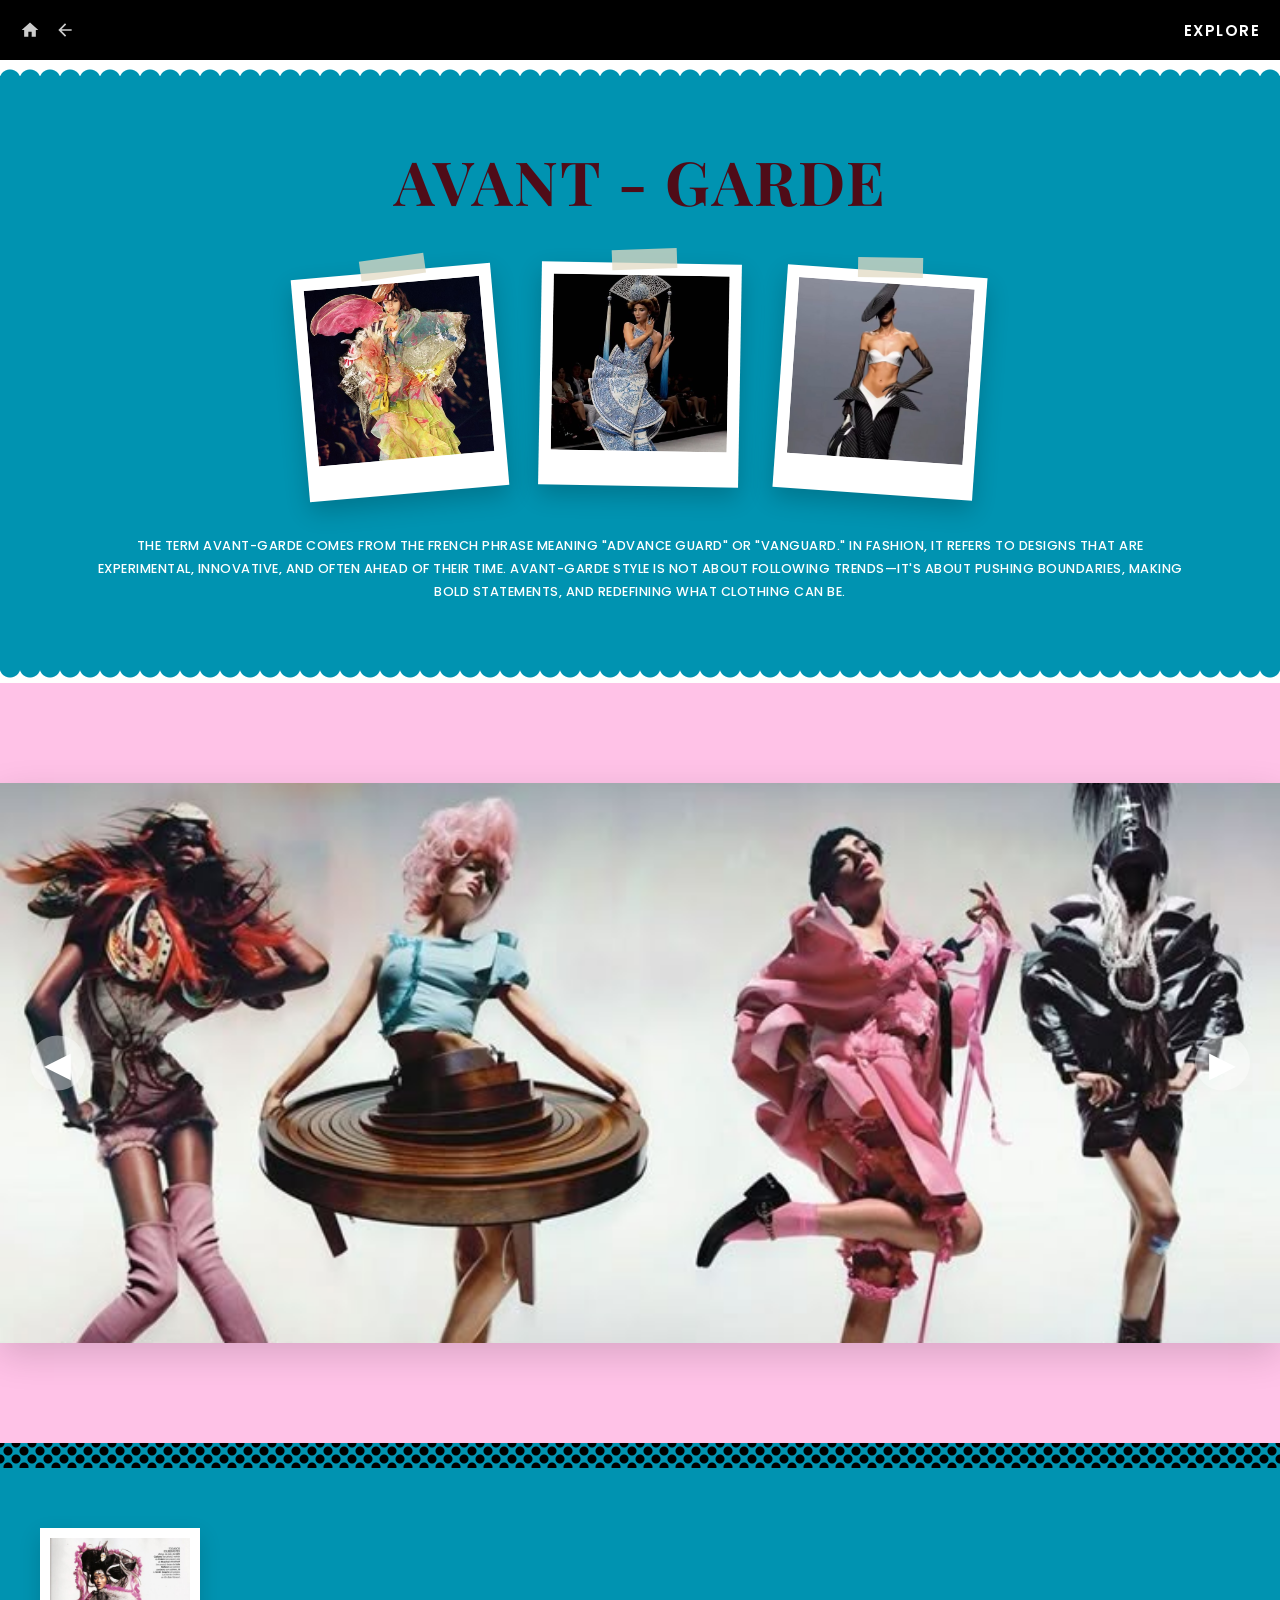
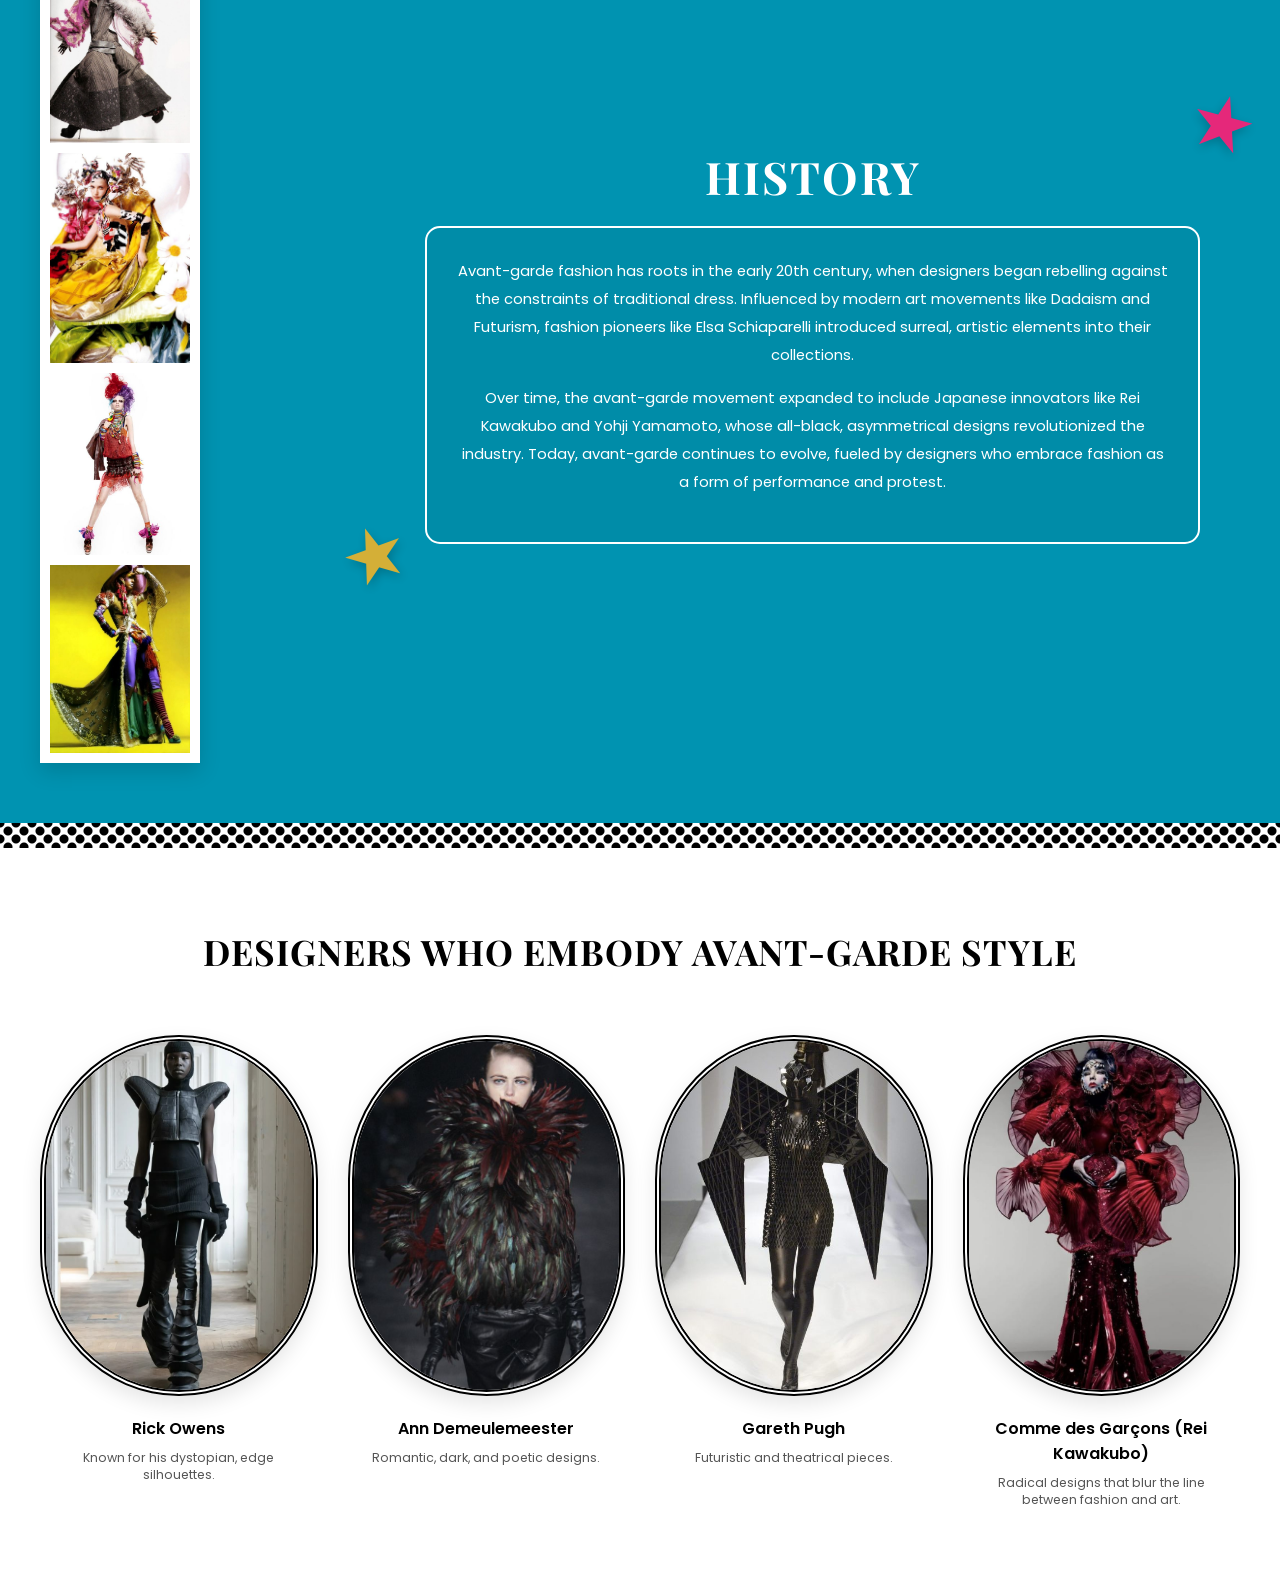
<file: avant-garde.html>
<!DOCTYPE html>
<html lang="en">
<head>
    <meta charset="UTF-8">
    <meta name="viewport" content="width=device-width, initial-scale=1.0">
    <title>Avant-Garde - The World of Fashion</title>
    <link rel="stylesheet" href="avant-garde.css">
    <link href="https://fonts.googleapis.com/css2?family=Playfair+Display:ital,wght@0,700;1,700&family=Poppins:wght@400;500;600&display=swap" rel="stylesheet">
</head>
<body>

    <!-- 1. TOP NAVIGATION BAR -->
    <header class="navbar">
        <div class="nav-container">
            <div class="nav-left">
                <a href="index.html" class="nav-btn" aria-label="Home">
                    <svg viewBox="0 0 24 24" width="20" height="20"><path d="M10 20v-6h4v6h5v-8h3L12 3 2 12h3v8z" fill="#fff"/></svg>
                </a>
                <a href="explore.html" class="nav-btn" aria-label="Back">
                    <svg viewBox="0 0 24 24" width="20" height="20"><path d="M20 11H7.83l5.59-5.59L12 4l-8 8 8 8 1.41-1.41L7.83 13H20v-2z" fill="#fff"/></svg>
                </a>
            </div>
            <a href="explore.html" class="nav-title">EXPLORE</a>
        </div>
    </header>

    <!-- 2. TEAL POLAROID TOP GALLERY -->
    <section class="gallery-top-section">
        <div class="torn-paper-top"></div>
        <h1 class="section-heading">AVANT - GARDE</h1>
        
        <div class="polaroid-row">
            <div class="polaroid-card rot-left">
                <div class="polaroid-img"><img src="pola1.jpg" alt="Avant-Garde Architectural Design"></div>
                <div class="tape"></div>
            </div>
            <div class="polaroid-card rot-straight">
                <div class="polaroid-img"><img src="pola2.jpg" alt="Avant-Garde Runway Segment"></div>
                <div class="tape"></div>
            </div>
            <div class="polaroid-card rot-right">
                <div class="polaroid-img"><img src="pola3.jpg" alt="Avant-Garde Sculptural Design"></div>
                <div class="tape"></div>
            </div>
        </div>

        <p class="intro-caption">
            THE TERM AVANT-GARDE COMES FROM THE FRENCH PHRASE MEANING "ADVANCE GUARD" OR "VANGUARD." IN FASHION, IT REFERS TO DESIGNS THAT ARE EXPERIMENTAL, INNOVATIVE, AND OFTEN AHEAD OF THEIR TIME. AVANT-GARDE STYLE IS NOT ABOUT FOLLOWING TRENDS—IT'S ABOUT PUSHING BOUNDARIES, MAKING BOLD STATEMENTS, AND REDEFINING WHAT CLOTHING CAN BE.
        </p>
        <div class="torn-paper-bottom"></div>
    </section>

    <!-- 3. CENTERED HERO 3-IMAGE SLIDER SECTION -->
    <section class="hero-carousel">
        <div class="carousel-container">
            <div class="carousel-track">
                <!-- Slide 1 (Active by default) -->
                <div class="carousel-slide active">
                    <img src="From The Archives_ Comme Des Garçons In Vogue.jpg" alt="Avant-Garde Look 1" class="carousel-img">
                </div>
                <!-- Slide 2 -->
                <div class="carousel-slide">
                    <img src="Lori Goldstein for Vogue Nippon.jpg" alt="Avant-Garde Look 2" class="carousel-img">
                </div>
                <!-- Slide 3 -->
                <div class="carousel-slide">
                    <img src="2003, “Asia Major” Collection, John Galliano for Dior Couture_ Photo by Tyen.jpg" alt="Avant-Garde Look 3" class="carousel-img">
                </div>
            </div>
            
            <!-- Vertically Centered Controls -->
            <button class="arrow arrow-left" aria-label="Previous Image">&#9664;</button>
            <button class="arrow arrow-right" aria-label="Next Image">&#9654;</button>
        </div>
    </section>

    <!-- 4. LACE DIVIDER & HISTORY TEXT CORNER -->
    <div class="lace-divider-top"></div>
    <section class="history-section-teal">
        <div class="history-teal-container">
            
            <!-- Left Side Stacked Multi-Frame Column -->
            <div class="stacked-images-column">
                <div class="stack-frame"><img src="pola4.jpg" alt="Archival Look 1"></div>
                <div class="stack-frame"><img src="pola5.jpg" alt="Archival Look 2"></div>
                <div class="stack-frame"><img src="pola6.jpg" alt="Archival Look 3"></div>
                <div class="stack-frame"><img src="pola7.jpg" alt="Archival Look 4"></div>
            </div>

            <!-- Styled Ornate Historical Content Frame -->
            <div class="ornate-history-box">
                <!-- Decorative Graphic Stars -->
                <div class="star pink-star">&#9733;</div>
                <div class="star gold-star">&#9733;</div>
                
                <h2 class="history-title-inline">HISTORY</h2>
                <div class="ornate-frame-border">
                    <p>Avant-garde fashion has roots in the early 20th century, when designers began rebelling against the constraints of traditional dress. Influenced by modern art movements like Dadaism and Futurism, fashion pioneers like Elsa Schiaparelli introduced surreal, artistic elements into their collections.</p>
                    <p>Over time, the avant-garde movement expanded to include Japanese innovators like Rei Kawakubo and Yohji Yamamoto, whose all-black, asymmetrical designs revolutionized the industry. Today, avant-garde continues to evolve, fueled by designers who embrace fashion as a form of performance and protest.</p>
                </div>
            </div>
            
        </div>
    </section>
    <div class="lace-divider-bottom"></div>

    <!-- 5. FEATURED DESIGNERS SECTION -->
    <section class="designers-section">
        <h2 class="designers-main-heading">DESIGNERS WHO EMBODY AVANT-GARDE STYLE</h2>
        
        <div class="designers-grid">
            <!-- Designer 1 -->
            <div class="designer-card">
                <div class="circular-oval-frame">
                    <img src="Rick Owens Fall 2024 Ready-to-Wear Collection.jpg" alt="Rick Owens look">
                </div>
                <h3>Rick Owens</h3>
                <p>Known for his dystopian, edge silhouettes.</p>
            </div>
            
            <!-- Designer 2 -->
            <div class="designer-card">
                <div class="circular-oval-frame">
                    <img src="forever - Ann Demeulemeester F_W 2010_11.jpg" alt="Ann Demeulemeester look">
                </div>
                <h3>Ann Demeulemeester</h3>
                <p>Romantic, dark, and poetic designs.</p>
            </div>
            
            <!-- Designer 3 -->
            <div class="designer-card">
                <div class="circular-oval-frame">
                    <img src="Gareth Pugh Spring Summer  2007 Collection.jpg" alt="Gareth Pugh look">
                </div>
                <h3>Gareth Pugh</h3>
                <p>Futuristic and theatrical pieces.</p>
            </div>
            
            <!-- Designer 4 -->
            <div class="designer-card">
                <div class="circular-oval-frame">
                    <img src="download (34).jpg" alt="Comme des Garçons look">
                </div>
                <h3>Comme des Garçons (Rei Kawakubo)</h3>
                <p>Radical designs that blur the line between fashion and art.</p>
            </div>
        </div>
    </section>

    <!-- External Slider Script -->
    <script src="slider.js"></script>
</body>
</html>
</file>
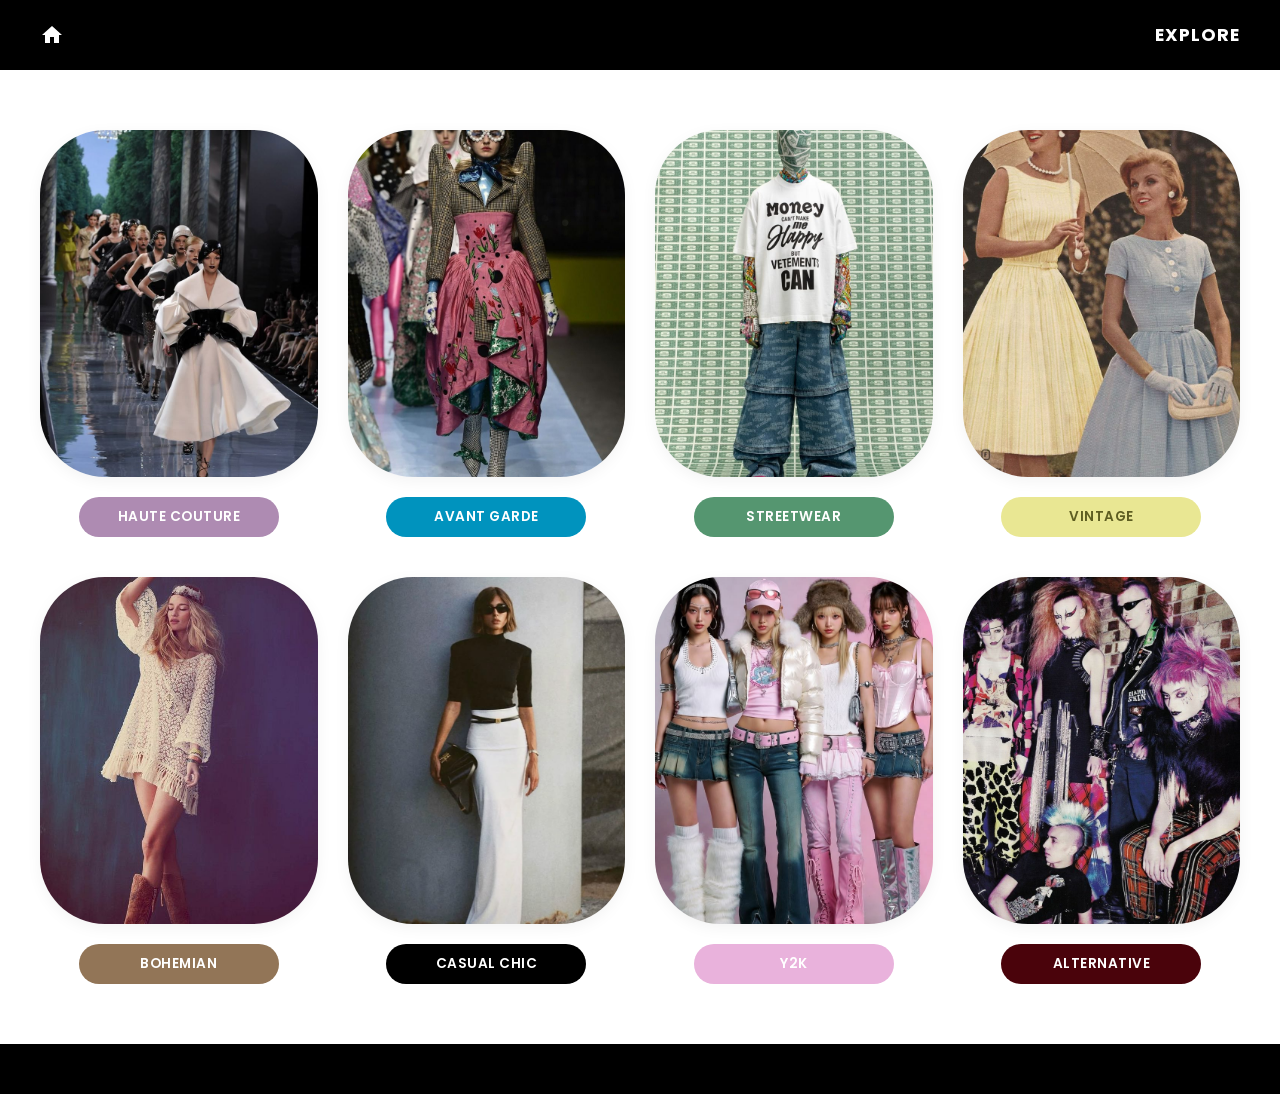
<file: explore.html>
<!DOCTYPE html>
<html lang="en">
<head>
    <meta charset="UTF-8">
    <meta name="viewport" content="width=device-width, initial-scale=1.0">
    <title>Explore Fashion Styles</title>
    <link rel="stylesheet" href="explore.css">
    <!-- Google Fonts for clean typography -->
    <link href="https://fonts.googleapis.com/css2?family=Poppins:wght@400;600;700&display=swap" rel="stylesheet">
</head>
<body>

    <!-- TOP NAVIGATION BAR -->
    <header class="navbar">
        <div class="nav-container">
            <!-- Simple Home Icon using SVG -->
            <a href="index.html" class="home-icon" aria-label="Go to Home">
                <svg viewBox="0 0 24 24" width="24" height="24">
                    <path d="M10 20v-6h4v6h5v-8h3L12 3 2 12h3v8z" fill="#ffffff"/>
                </svg>
            </a>
            <span class="nav-title">EXPLORE</span>
        </div>
    </header>

    <!-- EXPLORE GRID SECTION -->
    <main class="explore-section">
        <div class="explore-grid">
            
            <!-- Row 1, Card 1: Haute Couture -->
            <div class="explore-card">
                <div class="image-wrapper">
                    <img src="haute couture.jpg" alt="Haute Couture Style">
                </div>
                <a href="haute-couture.html" class="style-pill pill-couture">HAUTE COUTURE</a>
            </div>

            <!-- Row 1, Card 2: Avant Garde -->
            <div class="explore-card">
                <div class="image-wrapper">
                    <img src="avant.jpg" alt="Avant Garde Style">
                </div>
                <a href="avant-garde.html" class="style-pill pill-avantgarde">AVANT GARDE</a>
            </div>

            <!-- Row 1, Card 3: Streetwear -->
            <div class="explore-card">
                <div class="image-wrapper">
                    <img src="streetwear.jpg" alt="Streetwear Style">
                </div>
                <a href="streetwear.html" class="style-pill pill-streetwear">STREETWEAR</a>
            </div>

            <!-- Row 1, Card 4: Vintage & Retro -->
            <div class="explore-card">
                <div class="image-wrapper">
                    <img src="vintage.jpg" alt="Vintage Style">
                </div>
                <a href="vintage.html" class="style-pill pill-vintage">VINTAGE</a>
            </div>

            <!-- Row 2, Card 1: Bohemian -->
            <div class="explore-card">
                <div class="image-wrapper">
                    <img src="boho.jpg" alt="Bohemian Style">
                </div>
                <a href="bohemian.html" class="style-pill pill-bohemian">BOHEMIAN</a>
            </div>

            <!-- Row 2, Card 2: Casual Chic -->
            <div class="explore-card">
                <div class="image-wrapper">
                    <img src="chic.jpg" alt="Casual Chic Style">
                </div>
                <a href="casual-chic.html" class="style-pill pill-casual">CASUAL CHIC</a>
            </div>

            <!-- Row 2, Card 3: Y2K -->
            <div class="explore-card">
                <div class="image-wrapper">
                    <img src="y2k.jpg" alt="Y2K Style">
                </div>
                <a href="y2k.html" class="style-pill pill-y2k">Y2K</a>
            </div>

            <!-- Row 2, Card 4: Alternative -->
            <div class="explore-card">
                <div class="image-wrapper">
                    <img src="alt.jpg" alt="Alternative Style">
                </div>
                <a href="alternative.html" class="style-pill pill-alternative">ALTERNATIVE</a>
            </div>

        </div>
    </main>

    <!-- FOOTER ACCENT -->
    <footer class="footer-accent"></footer>

</body>
</html>
</file>
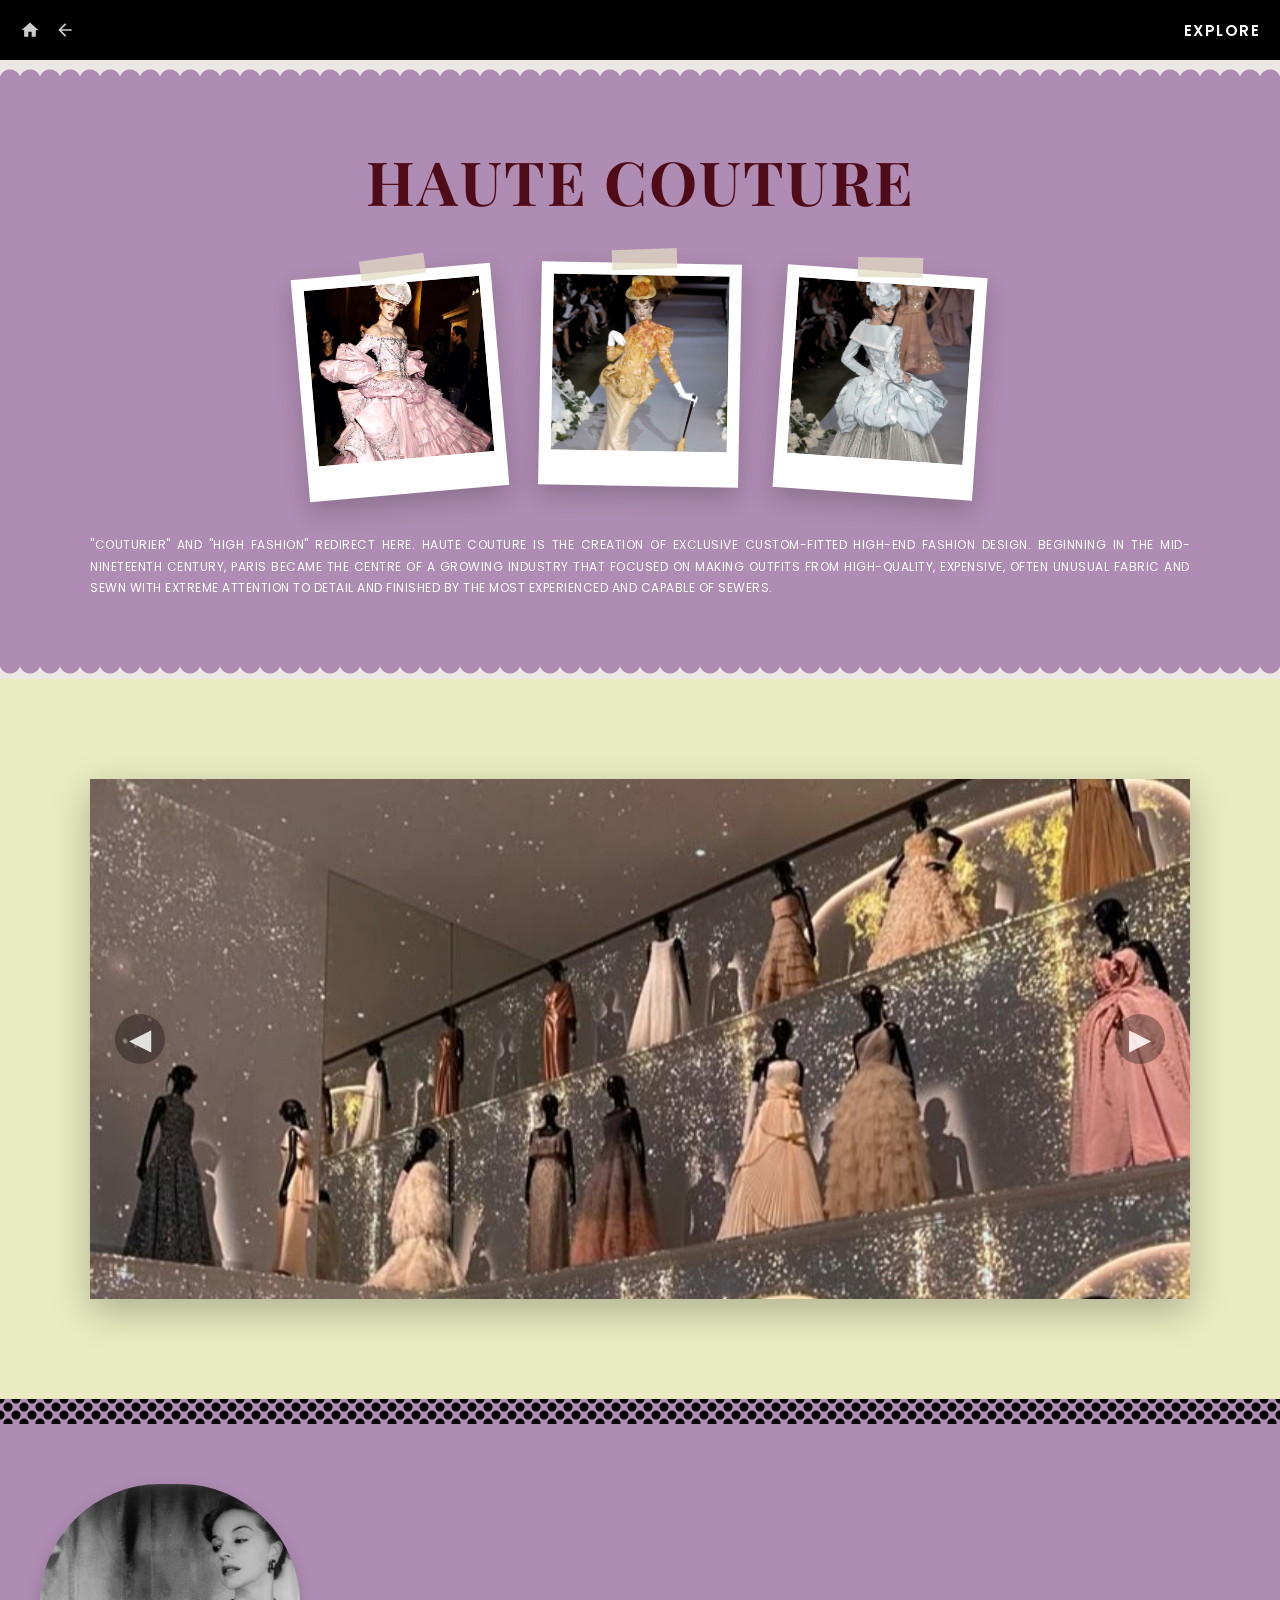
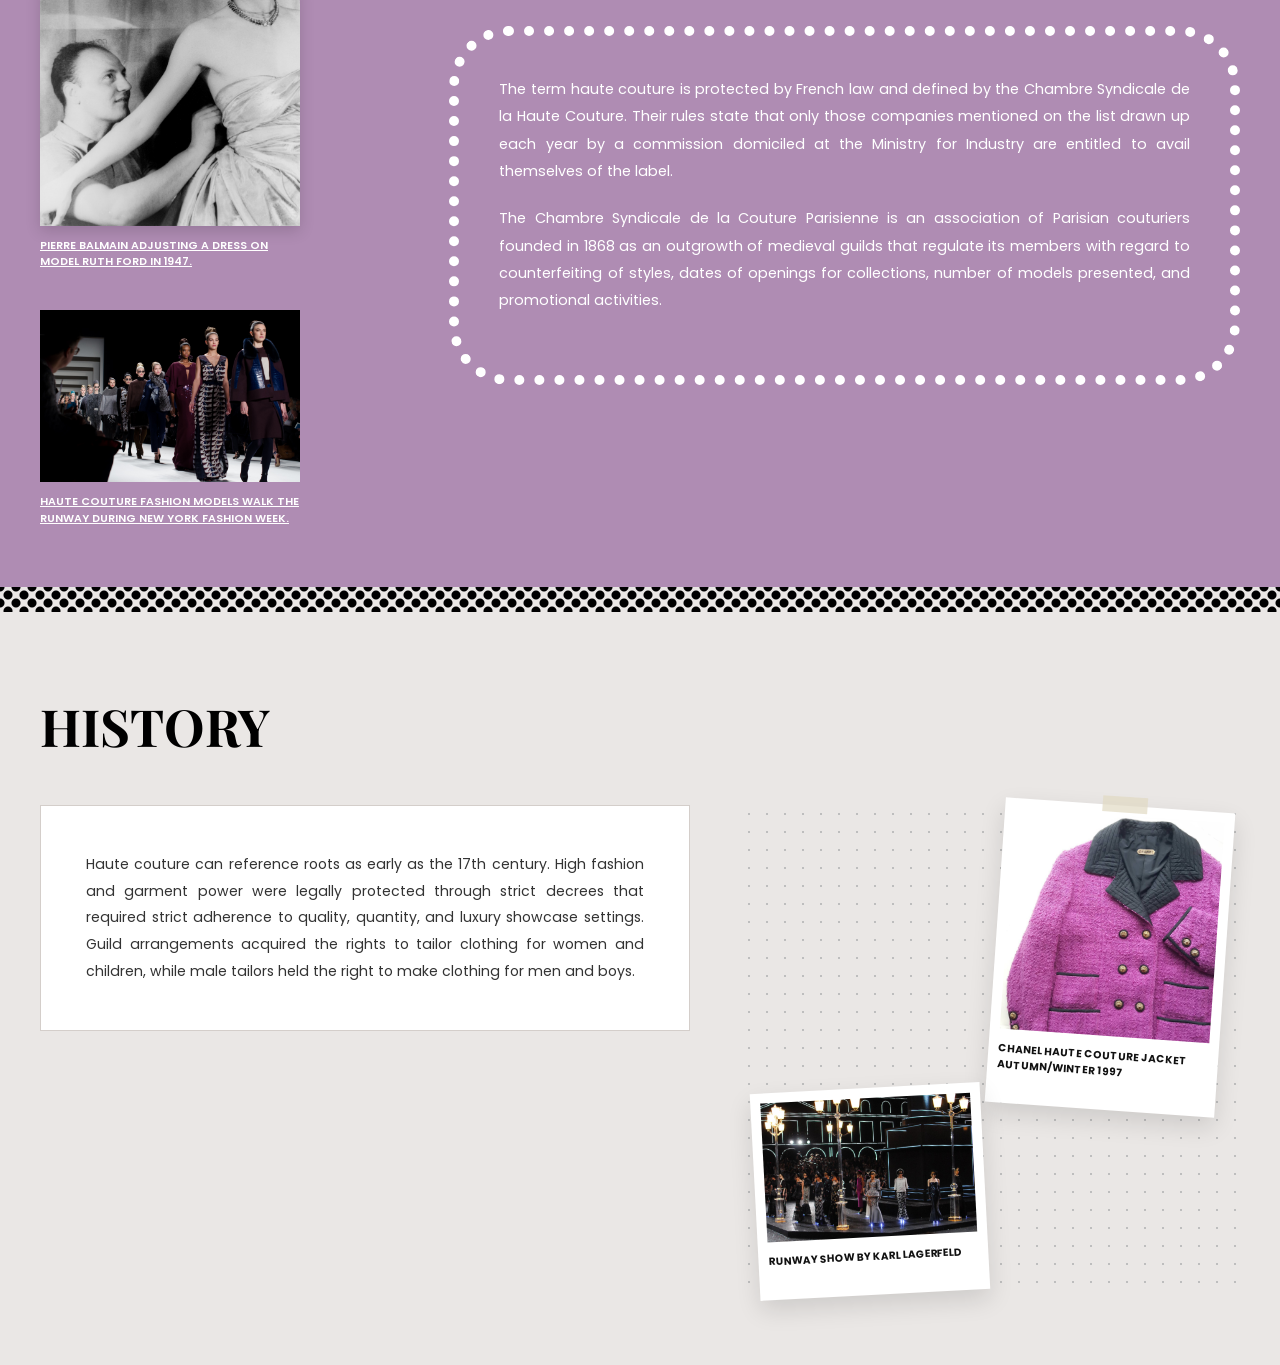
<file: haute-couture.html>
<!DOCTYPE html>
<html lang="en">
<head>
    <meta charset="UTF-8">
    <meta name="viewport" content="width=device-width, initial-scale=1.0">
    <title>Haute Couture - The World of Fashion</title>
    <link rel="stylesheet" href="haute-couture.css">
    <link href="https://fonts.googleapis.com/css2?family=Playfair+Display:ital,wght@0,700;1,700&family=Poppins:wght@400;500;600&display=swap" rel="stylesheet">
</head>
<body>

    <!-- 1. TOP NAVIGATION BAR -->
    <header class="navbar">
        <div class="nav-container">
            <div class="nav-left">
                <a href="index.html" class="nav-btn" aria-label="Home">
                    <svg viewBox="0 0 24 24" width="20" height="20"><path d="M10 20v-6h4v6h5v-8h3L12 3 2 12h3v8z" fill="#fff"/></svg>
                </a>
                <a href="explore.html" class="nav-btn" aria-label="Back">
                    <svg viewBox="0 0 24 24" width="20" height="20"><path d="M20 11H7.83l5.59-5.59L12 4l-8 8 8 8 1.41-1.41L7.83 13H20v-2z" fill="#fff"/></svg>
                </a>
            </div>
            <a href="explore.html" class="nav-title">EXPLORE</a>
        </div>
    </header>

    <!-- 2. MAUVE POLAROID TOP GALLERY -->
    <section class="gallery-top-section">
        <div class="torn-paper-top"></div>
        <h1 class="section-heading">HAUTE COUTURE</h1>
        
        <div class="polaroid-row">
            <div class="polaroid-card rot-left">
                <div class="polaroid-img"><img src="hmg1(1).jpg" alt="Historical Gown"></div>
                <div class="tape"></div>
            </div>
            <div class="polaroid-card rot-straight">
                <div class="polaroid-img"><img src="hmg2(2).jpg" alt="Runway Walk"></div>
                <div class="tape"></div>
            </div>
            <div class="polaroid-card rot-right">
                <div class="polaroid-img"><img src="hmg3(3).jpg" alt="Classic Couture Studio"></div>
                <div class="tape"></div>
            </div>
        </div>

        <p class="intro-caption">
            "COUTURIER" AND "HIGH FASHION" REDIRECT HERE. HAUTE COUTURE IS THE CREATION OF EXCLUSIVE CUSTOM-FITTED HIGH-END FASHION DESIGN. BEGINNING IN THE MID-NINETEENTH CENTURY, PARIS BECAME THE CENTRE OF A GROWING INDUSTRY THAT FOCUSED ON MAKING OUTFITS FROM HIGH-QUALITY, EXPENSIVE, OFTEN UNUSUAL FABRIC AND SEWN WITH EXTREME ATTENTION TO DETAIL AND FINISHED BY THE MOST EXPERIENCED AND CAPABLE OF SEWERS.
        </p>
        <div class="torn-paper-bottom"></div>
    </section>

    <!-- 3. CENTERED HERO 3-IMAGE SLIDER SECTION -->
    <section class="hero-carousel">
        <div class="carousel-container">
            <div class="carousel-track">
                <!-- Slide 1 (Active by default) -->
                <div class="carousel-slide active">
                    <img src="banner.jpg" alt="Featured Haute Couture Runway Look 1" class="carousel-img">
                </div>
                <!-- Slide 2 -->
                <div class="carousel-slide">
                    <img src="banner2.jpg" alt="Featured Haute Couture Runway Look 2" class="carousel-img">
                </div>
                <!-- Slide 3 -->
                <div class="carousel-slide">
                    <img src="download (32).jpg" alt="Featured Haute Couture Runway Look 3" class="carousel-img">
                </div>
            </div>
            
            <!-- Vertically Centered Arrow UI Controls -->
            <button class="arrow arrow-left" aria-label="Previous Image">&#9664;</button>
            <button class="arrow arrow-right" aria-label="Next Image">&#9654;</button>
        </div>
    </section>

    <!-- 4. LACE DIVIDER & PEARL DESCRIPTION SECTION -->
    <div class="lace-divider-top"></div>
    <section class="pearl-section">
        <div class="pearl-container">
            <div class="mini-column">
                <div class="mini-card">
                    <div class="arch-image-wrapper">
                        <img src="Pierre_Balmain_and_Ruth_Ford,_photographed_by_Carl_Van_Vechten,_November_9,_1947.jpg" alt="Pierre Balmain 1947">
                    </div>
                    <p class="mini-caption">PIERRE BALMAIN ADJUSTING A DRESS ON MODEL RUTH FORD IN 1947.</p>
                </div>
                <div class="mini-card">
                    <img src="Carolina_Herrera_AW14_12.jpg" alt="Modern Runway">
                    <p class="mini-caption">HAUTE COUTURE FASHION MODELS WALK THE RUNWAY DURING NEW YORK FASHION WEEK.</p>
                </div>
            </div>

            <div class="pearl-frame-box">
                <div class="pearl-border"></div>
                <div class="pearl-text-content">
                    <p>The term haute couture is protected by French law and defined by the Chambre Syndicale de la Haute Couture. Their rules state that only those companies mentioned on the list drawn up each year by a commission domiciled at the Ministry for Industry are entitled to avail themselves of the label.</p>
                    <p>The Chambre Syndicale de la Couture Parisienne is an association of Parisian couturiers founded in 1868 as an outgrowth of medieval guilds that regulate its members with regard to counterfeiting of styles, dates of openings for collections, number of models presented, and promotional activities.</p>
                </div>
            </div>
        </div>
    </section>
    <div class="lace-divider-bottom"></div>

    <!-- 5. ARCHIVAL HISTORY GRID -->
    <section class="history-section">
        <div class="history-container">
            <h2 class="history-title">HISTORY</h2>
            <div class="history-content-grid">
                <div class="history-text-frame">
                    <p>Haute couture can reference roots as early as the 17th century. High fashion and garment power were legally protected through strict decrees that required strict adherence to quality, quantity, and luxury showcase settings. Guild arrangements acquired the rights to tailor clothing for women and children, while male tailors held the right to make clothing for men and boys.</p>
                </div>

                <div class="history-collage">
                    <div class="collage-item item-top">
                        <img src="Chanel_Haute_Couture_jacket,_1961.jpg" alt="Chanel Archival Jacket">
                        <div class="tape-mini"></div>
                        <p class="collage-label">CHANEL HAUTE COUTURE JACKET AUTUMN/WINTER 1997</p>
                    </div>
                    <div class="collage-item item-bottom">
                        <img src="Chanel_Haute_Couture_Fall-Winter_2011.jpg" alt="Chanel Runway">
                        <p class="collage-label">RUNWAY SHOW BY KARL LAGERFELD</p>
                    </div>
                </div>
            </div>
        </div>
    </section>

    <!-- Connect External Slider Javascript Logic -->
    <script src="slider.js"></script>
</body>
</html>
</file>
<file: avant-garde.css>
/* --- RESET & TEMPLATE GLOBALS --- */
* {
    margin: 0;
    padding: 0;
    box-sizing: border-box;
}

body {
    font-family: 'Poppins', sans-serif;
    background-color: #ffffff;
    color: #ffffff;
    overflow-x: hidden;
}

/* --- 1. NAVBAR STYLING --- */
.navbar {
    background-color: #000000;
    height: 60px;
    display: flex;
    align-items: center;
    padding: 0 20px;
    position: sticky;
    top: 0;
    z-index: 100;
}

.nav-container {
    width: 100%;
    max-width: 1400px;
    margin: 0 auto;
    display: flex;
    justify-content: space-between;
    align-items: center;
}

.nav-left {
    display: flex;
    gap: 15px;
}

.nav-btn {
    display: flex;
    align-items: center;
    text-decoration: none;
    opacity: 0.8;
}

.nav-btn:hover { opacity: 1; }

.nav-title {
    color: #ffffff;
    font-weight: 600;
    font-size: 0.95rem;
    letter-spacing: 1.5px;
    text-decoration: none;
}

/* --- 2. VIVID TEAL TOP GALLERY BANNER --- */
.gallery-top-section {
    background-color: #0093b1; /* Vibrant cyan/teal from template */
    padding: 80px 40px;
    position: relative;
    text-align: center;
}

.torn-paper-top {
    position: absolute;
    top: 0;
    left: 0;
    width: 100%;
    height: 16px;
    background: radial-gradient(circle at 50% 100%, transparent 10px, #ffffff 11px);
    background-size: 20px 20px;
}

.torn-paper-bottom {
    position: absolute;
    bottom: 0;
    left: 0;
    width: 100%;
    height: 16px;
    background: radial-gradient(circle at 50% 0%, transparent 10px, #ffffff 11px);
    background-size: 20px 20px;
}

.section-heading {
    font-family: 'Playfair Display', serif;
    font-size: clamp(2.2rem, 5vw, 3.8rem);
    letter-spacing: 2px;
    margin-bottom: 50px;
    color: #4f0c18; /* Dark maroon typography contrast */
    font-weight: 700;
}

.polaroid-row {
    display: flex;
    justify-content: center;
    align-items: center;
    gap: 40px;
    margin-bottom: 40px;
    flex-wrap: wrap;
}

.polaroid-card {
    background-color: #ffffff;
    padding: 12px 12px 35px 12px;
    box-shadow: 0 10px 25px rgba(0, 0, 0, 0.2);
    position: relative;
    width: 200px;
}

.polaroid-img {
    width: 100%;
    aspect-ratio: 1 / 1;
    overflow: hidden;
}

.polaroid-img img {
    width: 100%;
    height: 100%;
    object-fit: cover;
}

.rot-left { transform: rotate(-5deg); }
.rot-straight { transform: rotate(1deg); top: -8px; }
.rot-right { transform: rotate(4deg); }

.tape {
    position: absolute;
    top: -14px;
    left: 35%;
    width: 65px;
    height: 20px;
    background-color: rgba(226, 218, 195, 0.75);
    transform: rotate(-3deg);
}

.intro-caption {
    max-width: 1100px;
    margin: 40px auto 0 auto;
    font-size: 0.8rem;
    line-height: 1.8;
    letter-spacing: 0.5px;
    text-align: center;
    font-weight: 500;
}

/* --- 3. WIDE BANNER HERO SLIDER CONTROLS --- */
.hero-carousel {
    padding: 100px 0; /* Clear vertical width padding spaces */
    display: flex;
    justify-content: center;
    background-color: #ffc2e7;
}

.carousel-container {
    position: relative;
    width: 100%;
    max-width: 1400px; /* Full structural screen layout span */
    box-shadow: 0 12px 35px rgba(0, 0, 0, 0.15);
}

.carousel-track {
    position: relative;
    width: 100%;
    display: grid;
    grid-template-areas: "slide";
    overflow: hidden;
}

.carousel-slide {
    grid-area: slide;
    width: 100%;
    opacity: 0;
    visibility: hidden;
    transition: opacity 0.5s ease-in-out, visibility 0.5s ease-in-out;
    z-index: 1;
}

.carousel-slide.active {
    opacity: 1;
    visibility: visible;
    z-index: 2;
}

.carousel-img {
    width: 100%;
    height: 560px;
    object-fit: cover;
    display: block;
}

/* Perfect Dead Centered Arrows */
.arrow {
    position: absolute;
    top: 50%;
    transform: translateY(-50%);
    background: rgba(255, 255, 255, 0.4);
    border: none;
    color: #ffffff;
    font-size: 2.2rem;
    cursor: pointer;
    transition: transform 0.2s, background-color 0.2s;
    width: 55px;
    height: 55px;
    display: flex;
    align-items: center;
    justify-content: center;
    border-radius: 50%;
    z-index: 10;
}

.arrow:hover {
    background: rgba(255, 255, 255, 0.8);
    color: #0093b1;
    transform: translateY(-50%) scale(1.1);
}

.arrow-left { left: 30px; }
.arrow-right { right: 30px; }

/* --- 4. LACE SEPARATORS & HISTORY REGION --- */
.history-section-teal {
    background-color: #0093b1;
    padding: 60px 40px;
    position: relative;
}

.lace-divider-top {
    height: 25px;
    background: radial-gradient(circle, #000 4px, transparent 5px), 
                radial-gradient(circle, #000 4px, transparent 5px);
    background-size: 16px 16px;
    background-position: 0 0, 8px 8px;
    background-color: #0093b1;
}

.lace-divider-bottom {
    height: 25px;
    background: radial-gradient(circle, #000 4px, transparent 5px), 
                radial-gradient(circle, #000 4px, transparent 5px);
    background-size: 16px 16px;
    background-position: 0 0, 8px 8px;
    background-color: #ffffff;
}

.history-teal-container {
    max-width: 1200px;
    margin: 0 auto;
    display: grid;
    grid-template-columns: 1fr 3fr;
    gap: 60px;
    align-items: center;
}

/* Left Stacked Column */
.stacked-images-column {
    background-color: #ffffff;
    padding: 10px;
    display: flex;
    flex-direction: column;
    gap: 10px;
    box-shadow: 0 8px 20px rgba(0,0,0,0.15);
    max-width: 160px;
}

.stack-frame img {
    width: 100%;
    display: block;
}

/* Ornate Text Frame Box & Graphic Stars Elements */
.ornate-history-box {
    position: relative;
    padding: 40px;
}

.star {
    position: absolute;
    font-size: 4rem;
    font-weight: bold;
    user-select: none;
}
.pink-star { color: #e5287a; right: -10px; top: -30px; transform: rotate(15deg); text-shadow: 0 4px 10px rgba(0,0,0,0.2); }
.gold-star { color: #d4af37; left: -40px; bottom: -20px; transform: rotate(-20deg); text-shadow: 0 4px 10px rgba(0,0,0,0.2); }

.history-title-inline {
    font-family: 'Playfair Display', serif;
    font-size: 2.8rem;
    letter-spacing: 2px;
    margin-bottom: 20px;
    color: #ffffff;
    text-align: center;
}

.ornate-frame-border {
    border: 2px solid #ffffff;
    border-radius: 15px;
    padding: 30px;
    line-height: 1.9;
    font-size: 0.92rem;
    text-align: center;
    background: rgba(0, 0, 0, 0.05);
}

.ornate-frame-border p { margin-bottom: 15px; }

/* --- 5. BOTTOM FEATURED DESIGNERS COLLAGE --- */
.designers-section {
    padding: 80px 40px;
    background-color: #ffffff;
    color: #000000;
}

.designers-main-heading {
    text-align: center;
    font-family: 'Playfair Display', serif;
    font-size: 2.2rem;
    margin-bottom: 60px;
    letter-spacing: 1px;
}

.designers-grid {
    max-width: 1300px;
    margin: 0 auto;
    display: grid;
    grid-template-columns: repeat(4, 1fr);
    gap: 30px;
}

.designer-card {
    text-align: center;
}

/* Beautiful Oval/Circular Beaded Frames from Layout Template */
.circular-oval-frame {
    width: 100%;
    aspect-ratio: 1 / 1.3;
    border: 6px double #000000;
    border-radius: 50% / 40%;
    overflow: hidden;
    margin-bottom: 20px;
    box-shadow: 0 8px 20px rgba(0,0,0,0.1);
}

.circular-oval-frame img {
    width: 100%;
    height: 100%;
    object-fit: cover;
}

.designer-card h3 {
    font-size: 1rem;
    margin-bottom: 8px;
    font-weight: 600;
}

.designer-card p {
    font-size: 0.78rem;
    color: #555555;
    line-height: 1.4;
    padding: 0 10px;
}

/* --- RESPONSIVE ADJUSTMENTS --- */
@media (max-width: 1024px) {
    .designers-grid { grid-template-columns: repeat(2, 1fr); gap: 40px; }
}

@media (max-width: 768px) {
    .history-teal-container { grid-template-columns: 1fr; justify-items: center; }
    .stacked-images-column { flex-direction: row; max-width: 100%; overflow-x: auto; }
    .stacked-images-column .stack-frame { width: 100px; flex-shrink: 0; }
    .designers-grid { grid-template-columns: 1fr; }
    .star { display: none; } /* Clear clutter on narrow viewports */
}
</file>
<file: explore.css>
/* --- RESET & BASE STYLES --- */
* {
    margin: 0;
    padding: 0;
    box-sizing: border-box;
}

body {
    font-family: 'Poppins', sans-serif;
    background-color:black;
    color: #333333;
}

/* --- NAVIGATION BAR --- */
.navbar {
    background-color: #000000;
    height: 70px;
    display: flex;
    align-items: center;
    padding: 0 40px;
}

.nav-container {
    width: 100%;
    max-width: 1400px;
    margin: 0 auto;
    display: flex;
    justify-content: space-between;
    align-items: center;
}

.home-icon {
    display: flex;
    align-items: center;
    justify-content: center;
    text-decoration: none;
    transition: opacity 0.2s ease;
}

.home-icon:hover {
    opacity: 0.8;
}

.nav-title {
    color: #ffffff;
    font-weight: 700;
    font-size: 1.1rem;
    letter-spacing: 1px;
}

/* --- EXPLORE SECTION & GRID --- */
.explore-section {
    padding: 60px 40px;
    background-color: #ffffff;
    display: flex;
    justify-content: center;
}

.explore-grid {
    display: grid;
    grid-template-columns: repeat(4, 1fr);
    gap: 40px 30px;
    width: 100%;
    max-width: 1400px;
}

/* --- CARD STRUCTURE --- */
.explore-card {
    display: flex;
    flex-direction: column;
    align-items: center;
    text-align: center;
}

/* Card images with specific asymmetrical rounded corners */
.image-wrapper {
    width: 100%;
    aspect-ratio: 3.2 / 4;
    border-radius: 65px; /* Creates the beautifully stylized rounded cards */
    overflow: hidden;
    box-shadow: 0 4px 15px rgba(0, 0, 0, 0.05);
    margin-bottom: 20px;
}

.image-wrapper img {
    width: 100%;
    height: 100%;
    object-fit: cover;
    display: block;
    transition: transform 0.4s ease;
}

.explore-card:hover .image-wrapper img {
    transform: scale(1.05);
}

/* --- PILL BUTTONS --- */
.style-pill {
    display: inline-block;
    padding: 10px 24px;
    border-radius: 25px;
    font-weight: 600;
    font-size: 0.85rem;
    color: #ffffff;
    text-decoration: none;
    letter-spacing: 0.5px;
    transition: transform 0.2s ease, opacity 0.2s ease;
    width: 85%; /* Extends pill nicely under the card */
    max-width: 200px;
}

.style-pill:hover {
    transform: translateY(-2px);
    opacity: 0.95;
}

/* Custom Palette for Each Card Pill */
.pill-couture {
    background-color: #ae8bb2; /* Muted lavender */
}

.pill-avantgarde {
    background-color: #0093be; /* Vivid teal */
}

.pill-streetwear {
    background-color: #559670; /* Cool sage green */
}

.pill-vintage {
    background-color: #e9e793; /* Soft retro yellow */
    color: #5d5d21; /* Darker text for visibility on light yellow */
}

.pill-bohemian {
    background-color: #927557; /* Warm earthy brown */
}

.pill-casual {
    background-color: #000000; /* Sleek black */
}

.pill-y2k {
    background-color: #e9b2dc; /* Pastel pink */
}

.pill-alternative {
    background-color: #4a030b; /* Dark cherry/burgundy */
}

/* --- FOOTER ACCENT --- */
.footer-accent {
    background-color: black; /* Burgundy base bottom line */
    height: 50px;
    width: 100%;
}

/* --- RESPONSIVE DESIGN (TABLETS & MOBILE) --- */
@media (max-width: 1100px) {
    .explore-grid {
        grid-template-columns: repeat(2, 1fr); /* 2x4 layout on medium devices */
        gap: 30px 20px;
    }
}

@media (max-width: 600px) {
    .explore-grid {
        grid-template-columns: 1fr; /* Single column on phones */
        gap: 40px 10px;
    }
    
    .explore-section {
        padding: 40px 20px;
    }

    .image-wrapper {
        border-radius: 45px; /* Slightly softer curves for mobile widths */
    }
}
</file>
<file: haute-couture.css>
/* --- RESET & GLOBAL TYPOGRAPHY --- */
* {
    margin: 0;
    padding: 0;
    box-sizing: border-box;
}

body {
    font-family: 'Poppins', sans-serif;
    background-color: #eae7e5;
    color: #ffffff;
    overflow-x: hidden;
}

/* --- 1. NAVBAR STYLING --- */
.navbar {
    background-color: #000000;
    height: 60px;
    display: flex;
    align-items: center;
    padding: 0 20px;
    position: sticky;
    top: 0;
    z-index: 100;
}

.nav-container {
    width: 100%;
    max-width: 1400px;
    margin: 0 auto;
    display: flex;
    justify-content: space-between;
    align-items: center;
}

.nav-left {
    display: flex;
    gap: 15px;
}

.nav-btn {
    display: flex;
    align-items: center;
    text-decoration: none;
    opacity: 0.8;
    transition: opacity 0.2s;
}

.nav-btn:hover {
    opacity: 1;
}

.nav-title {
    color: #ffffff;
    font-weight: 600;
    font-size: 0.95rem;
    letter-spacing: 1.5px;
    text-decoration: none;
}

/* --- 2. MAUVE TOP BANNER --- */
.gallery-top-section {
    background-color: #af8cb3;
    padding: 80px 40px;
    position: relative;
    text-align: center;
}

.torn-paper-top {
    position: absolute;
    top: 0;
    left: 0;
    width: 100%;
    height: 16px;
    background: radial-gradient(circle at 50% 100%, transparent 10px, #eae7e5 11px);
    background-size: 20px 20px;
}

.torn-paper-bottom {
    position: absolute;
    bottom: 0;
    left: 0;
    width: 100%;
    height: 16px;
    background: radial-gradient(circle at 50% 0%, transparent 10px, #eae7e5 11px);
    background-size: 20px 20px;
}

.section-heading {
    font-family: 'Playfair Display', serif;
    font-size: clamp(2.2rem, 5vw, 3.8rem);
    letter-spacing: 2px;
    margin-bottom: 50px;
    color: #4f0c18;
}

.polaroid-row {
    display: flex;
    justify-content: center;
    align-items: center;
    gap: 40px;
    margin-bottom: 40px;
    flex-wrap: wrap;
}

.polaroid-card {
    background-color: #ffffff;
    padding: 12px 12px 35px 12px;
    box-shadow: 0 10px 25px rgba(0, 0, 0, 0.2);
    position: relative;
    width: 200px;
}

.polaroid-img {
    width: 100%;
    aspect-ratio: 1 / 1;
    overflow: hidden;
}

.polaroid-img img {
    width: 100%;
    height: 100%;
    object-fit: cover;
}

.rot-left { transform: rotate(-5deg); }
.rot-straight { transform: rotate(1deg); top: -8px; }
.rot-right { transform: rotate(4deg); }

.tape {
    position: absolute;
    top: -14px;
    left: 35%;
    width: 65px;
    height: 20px;
    background-color: rgba(226, 218, 195, 0.75);
    transform: rotate(-3deg);
}

.intro-caption {
    max-width: 1100px;
    margin: 40px auto 0 auto;
    font-size: 0.75rem;
    line-height: 1.8;
    letter-spacing: 0.5px;
    text-align: justify;
}

/* --- 3. WIDE HERO CAROUSEL & TIMED SLIDER ELEMENTS --- */
.hero-carousel {
    padding: 100px 20px; /* Widened top and bottom spacing */
    display: flex;
    justify-content: center;
    background-color: #e9ebc1;
}

.carousel-container {
    position: relative;
    max-width: 1100px;
    width: 100%;
    box-shadow: 0 12px 35px rgba(0, 0, 0, 0.25);
}

.carousel-track {
    position: relative;
    width: 100%;
    display: grid;
    grid-template-areas: "slide";
    overflow: hidden;
}

.carousel-slide {
    grid-area: slide;
    width: 100%;
    opacity: 0;
    visibility: hidden;
    transition: opacity 0.5s ease-in-out, visibility 0.5s ease-in-out;
    z-index: 1;
}

.carousel-slide.active {
    opacity: 1;
    visibility: visible;
    z-index: 2;
}

.carousel-img {
    width: 100%;
    height: 520px; /* Crisp landscape cinematic display height */
    object-fit: cover;
    display: block;
}

/* Dead Center Arrow Positioning Setup */
.arrow {
    position: absolute;
    top: 50%;
    transform: translateY(-50%);
    background: rgba(0, 0, 0, 0.4);
    border: none;
    color: #ffffff;
    font-size: 1.8rem;
    cursor: pointer;
    opacity: 0.8;
    transition: transform 0.2s, opacity 0.2s, background-color 0.2s;
    width: 50px;
    height: 50px;
    display: flex;
    align-items: center;
    justify-content: center;
    border-radius: 50%;
    z-index: 10;
}

.arrow:hover {
    opacity: 1;
    background: rgba(0, 0, 0, 0.7);
    transform: translateY(-50%) scale(1.1);
}

.arrow-left { left: 25px; }
.arrow-right { right: 25px; }

/* --- 4. LACE & PEARL STRING SECTIONS --- */
.pearl-section {
    background-color: #af8cb3;
    padding: 60px 40px;
}

.lace-divider-top {
    height: 25px;
    background: radial-gradient(circle, #000 4px, transparent 5px), 
                radial-gradient(circle, #000 4px, transparent 5px);
    background-size: 16px 16px;
    background-position: 0 0, 8px 8px;
    background-color: #af8cb3;
}

.lace-divider-bottom {
    height: 25px;
    background: radial-gradient(circle, #000 4px, transparent 5px), 
                radial-gradient(circle, #000 4px, transparent 5px);
    background-size: 16px 16px;
    background-position: 0 0, 8px 8px;
    background-color: #eae7e5;
}

.pearl-container {
    max-width: 1250px;
    margin: 0 auto;
    display: grid;
    grid-template-columns: 1fr 2.2fr;
    gap: 50px;
    align-items: center;
}

.mini-column {
    display: flex;
    flex-direction: column;
    gap: 40px;
}

.mini-card { max-width: 260px; }

.arch-image-wrapper {
    width: 100%;
    border-radius: 120px 120px 0 0;
    overflow: hidden;
    box-shadow: 0 5px 15px rgba(0,0,0,0.15);
}

.mini-card img { width: 100%; display: block; }

.mini-caption {
    font-size: 0.68rem;
    margin-top: 12px;
    line-height: 1.5;
    font-weight: 600;
    text-decoration: underline;
    text-transform: uppercase;
}

.pearl-frame-box {
    position: relative;
    padding: 30px;
}

.pearl-border {
    position: absolute;
    top: 0;
    left: 0;
    width: 100%;
    height: 100%;
    border: 10px dotted #ffffff;
    border-radius: 60px;
    pointer-events: none;
}

.pearl-text-content {
    font-size: 0.9rem;
    line-height: 1.9;
    padding: 20px;
    text-align: justify;
}

.pearl-text-content p { margin-bottom: 20px; }

/* --- 5. HISTORY SECTION --- */
.history-section {
    background-color: #eae7e5;
    padding: 80px 40px;
    color: #333333;
}

.history-container {
    max-width: 1250px;
    margin: 0 auto;
}

.history-title {
    font-family: 'Playfair Display', serif;
    font-size: 3.2rem;
    margin-bottom: 45px;
    color: #000000;
}

.history-content-grid {
    display: grid;
    grid-template-columns: 1.3fr 1fr;
    gap: 50px;
    align-items: flex-start;
}

.history-text-frame {
    background: #ffffff;
    border: 1px solid #d4ceca;
    padding: 45px;
    line-height: 1.9;
    font-size: 0.88rem;
    text-align: justify;
}

.history-collage {
    position: relative;
    min-height: 480px;
    background-image: radial-gradient(#bebebe 1.2px, transparent 1.2px);
    background-size: 18px 18px;
    padding: 20px;
}

.collage-item {
    background-color: #ffffff;
    padding: 10px 10px 30px 10px;
    box-shadow: 0 10px 25px rgba(0,0,0,0.12);
    position: absolute;
    width: 230px;
}

.collage-item img { width: 100%; display: block; }

.collage-label {
    font-size: 0.65rem;
    margin-top: 12px;
    font-weight: 700;
    color: #111111;
}

.item-top { top: 0px; right: 15px; transform: rotate(4deg); }

.tape-mini {
    position: absolute;
    top: -9px;
    left: 42%;
    width: 45px;
    height: 16px;
    background-color: rgba(226, 218, 195, 0.7);
}

.item-bottom { bottom: -10px; left: 15px; transform: rotate(-3deg); }

/* --- RESPONSIVE MODIFIERS --- */
@media (max-width: 992px) {
    .pearl-container, .history-content-grid { grid-template-columns: 1fr; }
    .mini-column { flex-direction: row; justify-content: center; gap: 20px; }
    .history-collage { min-height: 380px; display: flex; justify-content: center; gap: 30px; background-image: none; }
    .collage-item { position: relative; transform: none !important; top: auto !important; left: auto !important; right: auto !important; bottom: auto !important; }
}
</file>
